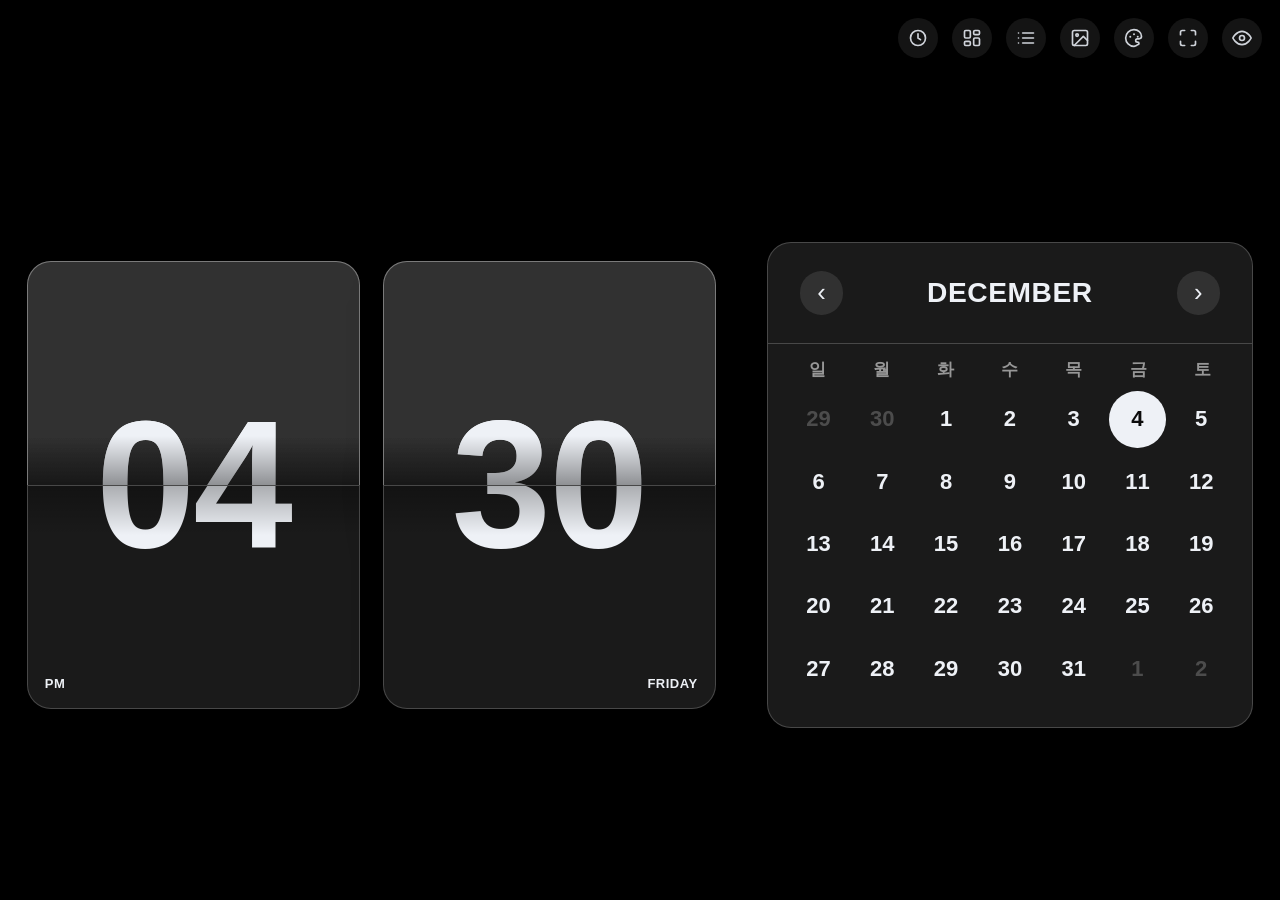
<file: calendar.html>
<!DOCTYPE html>
<html lang="ko">
<head>
<meta charset="UTF-8">
<meta name="viewport" content="width=device-width, initial-scale=1, maximum-scale=1, minimum-scale=1, user-scalable=no, viewport-fit=cover">
<meta name="theme-color" content="#000000">
<meta name="color-scheme" content="dark">
<meta name="mobile-web-app-capable" content="yes">
<meta name="apple-mobile-web-app-capable" content="yes">
<meta name="apple-mobile-web-app-status-bar-style" content="black">
<title>Gredo · Calendar</title>
<link rel="stylesheet" href="css/style.css">
<link rel="stylesheet" href="css/dashboard.css">
<link rel="stylesheet" href="css/nav.css">
<link rel="stylesheet" href="css/calendar.css">
</head>
<body>
  <div class="bg-orbs" aria-hidden="true">
    <span class="orb orb-1"></span>
    <span class="orb orb-2"></span>
    <span class="orb orb-3"></span>
  </div>

  <nav class="top-nav" data-current="calendar"></nav>
  <template id="navExtra">
    <button class="nav-btn" id="calColorToggle" aria-label="색상 설정">
      <svg viewBox="0 0 24 24" width="1em" height="1em" fill="none" stroke="currentColor" stroke-width="2" stroke-linecap="round" stroke-linejoin="round">
        <path d="M12 22a10 10 0 1 1 0-20c5 0 9 3.5 9 8 0 2-1.5 3-3 3h-2a2 2 0 0 0 0 4h.5a1.5 1.5 0 0 1 0 3A9 9 0 0 1 12 22z"></path>
        <circle cx="7.5" cy="10.5" r="1.2" fill="currentColor" stroke="none"></circle>
        <circle cx="12" cy="7.5" r="1.2" fill="currentColor" stroke="none"></circle>
        <circle cx="16.5" cy="10.5" r="1.2" fill="currentColor" stroke="none"></circle>
      </svg>
    </button>
  </template>
  <script src="js/nav.js"></script>

  <div class="cal-color-popover" id="calColorPopover">
    <div class="cal-color-popover-row">
      <span class="cal-color-popover-label">포인트 색상</span>
      <div class="color-swatches" id="calColorSwatches">
        <button class="swatch" data-color="#eef1f6" style="--c:#eef1f6"></button>
        <button class="swatch" data-color="#00e5ff" style="--c:#00e5ff"></button>
        <button class="swatch" data-color="#39ff6a" style="--c:#39ff6a"></button>
        <button class="swatch" data-color="#ff5a5a" style="--c:#ff5a5a"></button>
        <button class="swatch" data-color="#ffb020" style="--c:#ffb020"></button>
        <button class="swatch" data-color="#c86bff" style="--c:#c86bff"></button>
        <label class="swatch swatch-custom" style="--c:conic-gradient(from 0deg, red, yellow, lime, cyan, blue, magenta, red)">
          <input type="color" id="calCustomColor" value="#eef1f6">
        </label>
      </div>
    </div>
    <div class="cal-color-popover-row">
      <span class="cal-color-popover-label">배경 색상</span>
      <div class="color-swatches" id="calBgSwatches">
        <button class="swatch" data-color="#000000" style="--c:#000000"></button>
        <button class="swatch" data-color="#1c1c1e" style="--c:#1c1c1e"></button>
        <button class="swatch" data-color="#0a1a2f" style="--c:#0a1a2f"></button>
        <button class="swatch" data-color="#ffffff" style="--c:#ffffff"></button>
        <button class="swatch" data-color="#ffe08a" style="--c:#ffe08a"></button>
        <label class="swatch swatch-custom" style="--c:conic-gradient(from 0deg, red, yellow, lime, cyan, blue, magenta, red)">
          <input type="color" id="calBgCustomColor" value="#000000">
        </label>
      </div>
    </div>
    <div class="cal-color-popover-row">
      <span class="cal-color-popover-label">시계 색상</span>
      <div class="color-swatches" id="calClockSwatches">
        <button class="swatch" data-color="#eef1f6" style="--c:#eef1f6"></button>
        <button class="swatch" data-color="#00e5ff" style="--c:#00e5ff"></button>
        <button class="swatch" data-color="#39ff6a" style="--c:#39ff6a"></button>
        <button class="swatch" data-color="#ff5a5a" style="--c:#ff5a5a"></button>
        <button class="swatch" data-color="#ffb020" style="--c:#ffb020"></button>
        <button class="swatch" data-color="#c86bff" style="--c:#c86bff"></button>
        <label class="swatch swatch-custom" style="--c:conic-gradient(from 0deg, red, yellow, lime, cyan, blue, magenta, red)">
          <input type="color" id="calClockCustomColor" value="#eef1f6">
        </label>
      </div>
    </div>
  </div>

  <div class="toast" id="toast"></div>

  <main class="cal-page">
    <section class="clock-block">
      <div class="flip-card" data-unit="hour">
        <div class="flip-half flip-half--top">
          <div class="flip-number-frame"><span class="flip-number" data-frame="top">00</span></div>
        </div>
        <div class="flip-half flip-half--bottom">
          <div class="flip-number-frame"><span class="flip-number" data-frame="bottom">00</span></div>
        </div>
        <div class="flip-flap">
          <div class="flip-number-frame"><span class="flip-number" data-frame="flap">00</span></div>
        </div>
        <span class="flip-sub" id="calAmPm">AM</span>
      </div>
      <div class="flip-card" data-unit="minute">
        <div class="flip-half flip-half--top">
          <div class="flip-number-frame"><span class="flip-number" data-frame="top">00</span></div>
        </div>
        <div class="flip-half flip-half--bottom">
          <div class="flip-number-frame"><span class="flip-number" data-frame="bottom">00</span></div>
        </div>
        <div class="flip-flap">
          <div class="flip-number-frame"><span class="flip-number" data-frame="flap">00</span></div>
        </div>
        <span class="flip-sub" id="calWeekday">SUNDAY</span>
      </div>
    </section>

    <section class="calendar-block">
      <div class="cal-header">
        <button class="cal-nav-btn" id="calPrevBtn" aria-label="이전 달">‹</button>
        <span class="cal-month-label" id="calMonthLabel">2026년 7월</span>
        <button class="cal-nav-btn" id="calNextBtn" aria-label="다음 달">›</button>
      </div>
      <div class="cal-weekdays">
        <span>일</span><span>월</span><span>화</span><span>수</span><span>목</span><span>금</span><span>토</span>
      </div>
      <div class="cal-grid" id="calGrid"></div>
    </section>
  </main>

<script src="js/core/clock.js"></script>
<script src="js/core/calendarGrid.js"></script>
<script src="js/calendar.js"></script>
</body>
</html>
</file>
<file: css/style.css>
:root {
  color-scheme: dark;
  --clock-color: #eef1f6;
  --clock-scale: 1;
  --bg-color: #000;
}

* {
  box-sizing: border-box;
}

html, body {
  margin: 0;
  padding: 0;
  width: 100%;
  height: 100%;
  background: var(--bg-color);
  overflow: hidden;
  -webkit-tap-highlight-color: transparent;
  overscroll-behavior: none;
}

body {
  font-family: -apple-system, BlinkMacSystemFont, "Segoe UI", "Apple SD Gothic Neo", "Malgun Gothic", sans-serif;
  -webkit-user-select: none;
  user-select: none;
}

.screen {
  position: relative;
  width: 100vw;
  height: 100dvh;
  height: 100vh;
  display: flex;
  align-items: center;
  justify-content: center;
  background: var(--bg-color);
  transition: background-color 0.2s ease;
  padding: env(safe-area-inset-top) env(safe-area-inset-right) env(safe-area-inset-bottom) env(safe-area-inset-left);
}

.clock {
  position: relative;
  z-index: 1;
  display: flex;
  flex-direction: column;
  align-items: center;
  justify-content: center;
  gap: 0.12em;
  /* base unit: 1em of .clock === main time font size.
     Sized from whichever of width/height is actually the tighter fit,
     so the clock fills the screen on any aspect ratio without overflowing. */
  font-size: calc(clamp(32px, min(31vw, 50vh), 640px) * var(--clock-scale) * var(--design-scale, 1));
}

.date {
  font-size: 0.16em;
  color: var(--clock-color);
  opacity: 0.72;
  letter-spacing: 0.04em;
  font-weight: 500;
  font-family: -apple-system, BlinkMacSystemFont, "Segoe UI", "Apple SD Gothic Neo", "Malgun Gothic", sans-serif;
  white-space: nowrap;
  transition: color 0.2s ease;
}

.hidden {
  display: none;
}

.time-row {
  display: flex;
  align-items: baseline;
}

.ampm {
  font-size: 0.17em;
  font-weight: 600;
  color: var(--clock-color);
  letter-spacing: 0.02em;
  align-self: center;
  margin-right: 0.14em;
  font-family: -apple-system, BlinkMacSystemFont, "Segoe UI", "Apple SD Gothic Neo", "Malgun Gothic", sans-serif;
  white-space: nowrap;
  transition: color 0.2s ease;
}


.main-time,
.seconds {
  font-family: "DS-Digital", "Courier New", monospace;
  color: var(--clock-color);
  white-space: nowrap;
  transition: color 0.2s ease;
}

.main-time {
  font-size: 1em;
  font-weight: 700;
}

.seconds {
  font-size: 0.42em;
  font-weight: 700;
  align-self: flex-end;
  margin-left: 0.1em;
  margin-bottom: 0.05em;
}

/* ---- "bold" design variant ---- */
.screen[data-style="bold"] {
  --design-scale: 0.8;
}

.screen[data-style="bold"] .date,
.screen[data-style="glass"] .date {
  font-weight: 700;
  letter-spacing: 0.14em;
  opacity: 0.85;
}

.screen[data-style="bold"] .ampm,
.screen[data-style="glass"] .ampm {
  font-weight: 700;
}

.screen[data-style="bold"] .main-time,
.screen[data-style="bold"] .seconds,
.screen[data-style="glass"] .main-time,
.screen[data-style="glass"] .seconds {
  font-family: -apple-system, BlinkMacSystemFont, "Segoe UI", "Apple SD Gothic Neo", "Malgun Gothic", sans-serif;
  font-weight: 800;
  letter-spacing: -0.01em;
}

.screen[data-style="bold"] .seconds::before,
.screen[data-style="glass"] .seconds::before {
  content: ":";
  margin-right: 0.04em;
  font-weight: 700;
  opacity: 0.9;
}

/* ---- "glass" design variant ---- */
.screen[data-style="glass"] {
  --design-scale: 0.63;
}

.bg-orbs {
  position: absolute;
  inset: 0;
  overflow: hidden;
  z-index: 0;
  pointer-events: none;
  opacity: 0;
  transition: opacity 0.5s ease;
}

.screen[data-style="glass"] .bg-orbs {
  opacity: 1;
}

.orb {
  position: absolute;
  border-radius: 50%;
  filter: blur(90px);
  opacity: 0.5;
}

.orb-1 {
  width: 46vw;
  height: 46vw;
  max-width: 560px;
  max-height: 560px;
  background: radial-gradient(circle, #7c6cf0, transparent 70%);
  top: -14%;
  left: -10%;
  animation: orbFloat1 24s ease-in-out infinite;
}

.orb-2 {
  width: 40vw;
  height: 40vw;
  max-width: 480px;
  max-height: 480px;
  background: radial-gradient(circle, #ff6ec7, transparent 70%);
  bottom: -16%;
  right: -8%;
  animation: orbFloat2 28s ease-in-out infinite;
}

.orb-3 {
  width: 34vw;
  height: 34vw;
  max-width: 420px;
  max-height: 420px;
  background: radial-gradient(circle, #5ce0e6, transparent 70%);
  top: 38%;
  left: 42%;
  animation: orbFloat3 32s ease-in-out infinite;
}

@keyframes orbFloat1 {
  0%, 100% { transform: translate(0, 0) scale(1); }
  50% { transform: translate(6vw, 5vh) scale(1.12); }
}

@keyframes orbFloat2 {
  0%, 100% { transform: translate(0, 0) scale(1); }
  50% { transform: translate(-5vw, -4vh) scale(1.08); }
}

@keyframes orbFloat3 {
  0%, 100% { transform: translate(0, 0) scale(1); }
  50% { transform: translate(3vw, -5vh) scale(1.16); }
}

@media (prefers-reduced-motion: reduce) {
  .orb {
    animation: none;
  }
}

.screen[data-style="glass"] .date,
.screen[data-style="glass"] .ampm,
.screen[data-style="glass"] .main-time,
.screen[data-style="glass"] .seconds {
  text-shadow: 0 0 0.5em rgba(124, 108, 240, 0.55), 0 0 1.2em rgba(255, 255, 255, 0.18);
}

.screen[data-style="glass"] .seconds::before {
  text-shadow: none;
}

.screen[data-style="glass"] .clock {
  background:
    linear-gradient(155deg, rgba(255, 255, 255, 0.1), rgba(255, 255, 255, 0.02) 60%),
    rgba(255, 255, 255, 0.055);
  backdrop-filter: blur(30px) saturate(160%);
  -webkit-backdrop-filter: blur(30px) saturate(160%);
  border: 1px solid rgba(255, 255, 255, 0.16);
  border-radius: 0.1em;
  padding: 0.22em 0.5em;
  box-shadow: 0 24px 70px rgba(0, 0, 0, 0.45), inset 0 1px 0 rgba(255, 255, 255, 0.12);
}

/* ---- draggable / resizable clock elements ---- */
.layout-el {
  position: relative;
  touch-action: none;
  transform-origin: center center;
}

.resize-handle {
  display: none;
}

.screen.edit-mode .layout-el {
  cursor: grab;
  outline: 1.5px dashed rgba(255, 255, 255, 0.55);
  outline-offset: 10px;
  border-radius: 4px;
}

.screen.edit-mode .layout-el:active {
  cursor: grabbing;
}

.screen.edit-mode .resize-handle {
  display: block;
  position: absolute;
  right: -14px;
  bottom: -14px;
  width: 22px;
  height: 22px;
  border-radius: 50%;
  background: #fff;
  border: 3px solid #0c0c0c;
  cursor: nwse-resize;
  z-index: 5;
}

/* ---- edit mode top bar ---- */
.edit-bar {
  position: fixed;
  top: calc(env(safe-area-inset-top) + 14px);
  left: 50%;
  transform: translateX(-50%);
  display: none;
  align-items: center;
  gap: 12px;
  background: #1c1c1e;
  border-radius: 999px;
  padding: 8px 10px 8px 16px;
  box-shadow: 0 6px 20px rgba(0, 0, 0, 0.5);
  z-index: 50;
  max-width: calc(100vw - 32px);
}

.screen.edit-mode .edit-bar {
  display: flex;
}

.edit-bar-hint {
  color: #b9bcc2;
  font-size: 12.5px;
  white-space: nowrap;
}

.edit-done-btn {
  border: none;
  background: #eef1f6;
  color: #0c0c0c;
  font-size: 13px;
  font-weight: 700;
  padding: 7px 16px;
  border-radius: 999px;
  flex-shrink: 0;
}

/* ---- edit-mode live preview window ---- */
.edit-preview {
  position: fixed;
  top: calc(env(safe-area-inset-top) + 78px);
  right: calc(env(safe-area-inset-right) + 18px);
  display: none;
  flex-direction: column;
  align-items: center;
  gap: 6px;
  z-index: 21;
}

.screen.edit-mode .edit-preview {
  display: flex;
}

.edit-preview-label {
  color: #9a9ea5;
  font-size: 11px;
  font-weight: 600;
  letter-spacing: 0.02em;
}

.preview-frame {
  position: relative;
  overflow: hidden;
  background: #000;
  border: 2px solid #555;
  border-radius: 12px;
  box-shadow: 0 6px 18px rgba(0, 0, 0, 0.6);
}

.preview-viewport {
  position: absolute;
  top: 0;
  left: 0;
  background: #000;
  display: flex;
  align-items: center;
  justify-content: center;
  transform-origin: top left;
  pointer-events: none;
}

.preview-viewport .layout-el {
  outline: none !important;
  cursor: default !important;
}

.preview-viewport .resize-handle {
  display: none !important;
}

/* ---- settings text buttons ---- */
.text-btn {
  border: none;
  background: rgba(255, 255, 255, 0.1);
  color: #eef1f6;
  font-size: 13px;
  font-weight: 600;
  padding: 8px 16px;
  border-radius: 8px;
}

.text-btn-danger {
  background: rgba(255, 90, 90, 0.15);
  color: #ff8080;
}

/* ---- settings gear button ---- */
.settings-toggle {
  position: absolute;
  top: calc(env(safe-area-inset-top) + 18px);
  left: calc(env(safe-area-inset-left) + 18px);
  width: 40px;
  height: 40px;
  display: flex;
  align-items: center;
  justify-content: center;
  font-size: 20px;
  border: none;
  border-radius: 50%;
  background: rgba(255, 255, 255, 0.08);
  color: #cfd3da;
  padding: 0;
  z-index: 20;
  text-decoration: none;
  box-sizing: border-box;
}

.settings-toggle:active {
  background: rgba(255, 255, 255, 0.16);
}

.screen.edit-mode .settings-toggle,
.screen.edit-mode .pomodoro-toggle,
.screen.edit-mode .pomodoro-badge,
.screen.edit-mode .top-nav {
  display: none;
}

/* ---- pomodoro toggle button ---- */
.pomodoro-toggle {
  left: calc(env(safe-area-inset-left) + 18px + 50px);
}

/* dashboard/background/calendar links + fullscreen button now render via
   js/nav.js into <nav class="top-nav">, styled in css/nav.css. */

/* ---- icon button tooltip ---- */
[data-tooltip]::after,
[data-tooltip]::before {
  opacity: 0;
  pointer-events: none;
  transition: opacity 0.15s ease, transform 0.15s ease;
  transition-delay: 0.1s;
  z-index: 30;
}

[data-tooltip]::after {
  content: attr(data-tooltip);
  position: absolute;
  top: calc(100% + 10px);
  right: 0;
  white-space: nowrap;
  background: rgba(18, 18, 26, 0.92);
  color: #eef1f6;
  font-size: 12px;
  font-weight: 600;
  padding: 7px 12px;
  border-radius: 10px;
  border: 1px solid rgba(255, 255, 255, 0.12);
  box-shadow: 0 10px 24px rgba(0, 0, 0, 0.35);
  backdrop-filter: blur(12px) saturate(160%);
  -webkit-backdrop-filter: blur(12px) saturate(160%);
  transform: translateY(-4px);
}

[data-tooltip]::before {
  content: "";
  position: absolute;
  top: 100%;
  right: 14px;
  width: 8px;
  height: 8px;
  background: rgba(18, 18, 26, 0.92);
  border-left: 1px solid rgba(255, 255, 255, 0.12);
  border-top: 1px solid rgba(255, 255, 255, 0.12);
  transform: translateY(2px) rotate(45deg);
}

[data-tooltip]:hover::after,
[data-tooltip]:focus-visible::after {
  opacity: 1;
  transform: translateY(0);
}

[data-tooltip]:hover::before,
[data-tooltip]:focus-visible::before {
  opacity: 1;
  transform: rotate(45deg);
}

.pomodoro-toggle.is-running {
  background: rgba(255, 176, 32, 0.22);
  color: #ffb020;
}

/* ---- pomodoro badge (persistent mini countdown) ---- */
.pomodoro-badge {
  position: fixed;
  top: calc(env(safe-area-inset-top) + 18px);
  left: 50%;
  transform: translateX(-50%);
  display: flex;
  align-items: center;
  gap: 8px;
  background: rgba(255, 176, 32, 0.16);
  color: #ffb020;
  border: none;
  font-size: 13px;
  font-weight: 700;
  padding: 8px 16px;
  border-radius: 999px;
  z-index: 15;
}

.pomodoro-badge.hidden {
  display: none;
}

.pomodoro-badge-time {
  font-variant-numeric: tabular-nums;
  opacity: 0.9;
}

/* fullscreen button now renders via js/nav.js into <nav class="top-nav">,
   styled in css/nav.css. */

/* ---- toast ---- */
.toast {
  position: fixed;
  left: 50%;
  bottom: calc(env(safe-area-inset-bottom) + 32px);
  transform: translate(-50%, 12px);
  background: #1c1c1e;
  color: #eef1f6;
  font-size: 13.5px;
  font-weight: 500;
  padding: 12px 18px;
  border-radius: 12px;
  max-width: calc(100vw - 48px);
  text-align: center;
  line-height: 1.5;
  box-shadow: 0 6px 20px rgba(0, 0, 0, 0.5);
  opacity: 0;
  pointer-events: none;
  transition: opacity 0.25s ease, transform 0.25s ease;
  z-index: 60;
}

.toast.show {
  opacity: 1;
  transform: translate(-50%, 0);
}

/* ---- backdrop ---- */
.settings-backdrop {
  position: fixed;
  inset: 0;
  background: rgba(0, 0, 0, 0.5);
  opacity: 0;
  pointer-events: none;
  transition: opacity 0.25s ease;
  z-index: 30;
}

.settings-backdrop.open {
  opacity: 1;
  pointer-events: auto;
}

/* ---- bottom sheet ---- */
.settings-panel {
  position: fixed;
  left: 50%;
  bottom: 0;
  width: 100%;
  max-width: 480px;
  transform: translate(-50%, 105%);
  z-index: 40;
  background: #161616;
  border-radius: 20px 20px 0 0;
  padding: 10px 20px calc(24px + env(safe-area-inset-bottom));
  transition: transform 0.28s ease;
  font-family: -apple-system, BlinkMacSystemFont, "Segoe UI", "Apple SD Gothic Neo", "Malgun Gothic", sans-serif;
  box-shadow: 0 -8px 30px rgba(0, 0, 0, 0.5);
}

.settings-panel.open {
  transform: translate(-50%, 0);
}

.settings-handle {
  width: 36px;
  height: 4px;
  border-radius: 2px;
  background: #444;
  margin: 6px auto 16px;
}

.settings-row {
  display: flex;
  align-items: center;
  justify-content: space-between;
  padding: 14px 0;
  border-top: 1px solid rgba(255, 255, 255, 0.08);
}

.settings-row:first-of-type {
  border-top: none;
}

.settings-label {
  color: #d5d8dd;
  font-size: 15px;
  font-weight: 500;
}

/* segmented control (12/24) */
.segmented {
  display: flex;
  background: rgba(255, 255, 255, 0.08);
  border-radius: 10px;
  padding: 3px;
  gap: 3px;
}

.seg-btn {
  border: none;
  background: transparent;
  color: #a7abb3;
  font-size: 13px;
  font-weight: 600;
  padding: 7px 14px;
  border-radius: 8px;
}

.seg-btn.active {
  background: #eef1f6;
  color: #0c0c0c;
}

/* date show/hide toggle */
.toggle-btn {
  position: relative;
  width: 46px;
  height: 27px;
  border-radius: 999px;
  border: none;
  background: #3a3a3d;
  padding: 0;
}

.toggle-btn::after {
  content: "";
  position: absolute;
  top: 2.5px;
  left: 2.5px;
  width: 22px;
  height: 22px;
  border-radius: 50%;
  background: #fff;
  transition: transform 0.2s ease;
}

.toggle-btn.active {
  background: #34c759;
}

.toggle-btn.active::after {
  transform: translateX(19px);
}

/* size stepper */
.stepper {
  display: flex;
  align-items: center;
  gap: 14px;
}

.stepper-btn {
  width: 30px;
  height: 30px;
  border: none;
  border-radius: 50%;
  background: rgba(255, 255, 255, 0.1);
  color: #eef1f6;
  font-size: 18px;
  font-weight: 700;
  line-height: 1;
  display: flex;
  align-items: center;
  justify-content: center;
  padding: 0;
}

.stepper-btn:active {
  background: rgba(255, 255, 255, 0.18);
}

.stepper-btn:disabled {
  opacity: 0.35;
}

.stepper-value {
  color: #d5d8dd;
  font-size: 14px;
  font-weight: 600;
  min-width: 42px;
  text-align: center;
}

/* color swatches */
.settings-row-color {
  flex-direction: column;
  align-items: stretch;
  gap: 10px;
}

.color-swatches {
  display: flex;
  justify-content: space-between;
}

.swatch {
  width: 30px;
  height: 30px;
  border-radius: 50%;
  border: 2px solid transparent;
  background: var(--c);
  padding: 0;
  position: relative;
}

.swatch.active {
  border-color: #fff;
}

.swatch-custom {
  display: flex;
  align-items: center;
  justify-content: center;
  overflow: hidden;
}

.swatch-custom input[type="color"] {
  opacity: 0;
  width: 100%;
  height: 100%;
  border: none;
  padding: 0;
}

/* ---- pomodoro panel ---- */
.pomodoro-display {
  display: flex;
  flex-direction: column;
  align-items: center;
  gap: 10px;
  padding: 6px 0 22px;
}

.pomodoro-phase {
  color: #a7abb3;
  font-size: 12.5px;
  font-weight: 700;
  letter-spacing: 0.06em;
  text-transform: uppercase;
}

.pomodoro-time {
  font-variant-numeric: tabular-nums;
  font-size: 52px;
  font-weight: 800;
  color: #eef1f6;
  line-height: 1;
}

.pomodoro-dots {
  display: flex;
  gap: 8px;
  margin-top: 2px;
}

.pomodoro-dots .dot {
  width: 8px;
  height: 8px;
  border-radius: 50%;
  background: #3a3a3d;
}

.pomodoro-dots .dot.filled {
  background: #ffb020;
}

.pomodoro-controls {
  display: flex;
  align-items: center;
  justify-content: center;
  gap: 18px;
  padding-bottom: 6px;
}

.pomodoro-icon-btn {
  width: 44px;
  height: 44px;
  border-radius: 50%;
  border: none;
  background: rgba(255, 255, 255, 0.08);
  color: #cfd3da;
  display: flex;
  align-items: center;
  justify-content: center;
  font-size: 18px;
  padding: 0;
  flex-shrink: 0;
}

.pomodoro-icon-btn:active {
  background: rgba(255, 255, 255, 0.16);
}

.pomodoro-main-btn {
  min-width: 128px;
  border: none;
  background: #eef1f6;
  color: #0c0c0c;
  font-size: 16px;
  font-weight: 700;
  padding: 14px 24px;
  border-radius: 999px;
}

.pomodoro-main-btn.is-running {
  background: #ffb020;
}

/* ---- glass design: frosted chrome (buttons / panels / toast) ---- */
.screen[data-style="glass"] .settings-toggle,
.screen[data-style="glass"] .nav-btn {
  background: rgba(255, 255, 255, 0.1);
  backdrop-filter: blur(14px) saturate(160%);
  -webkit-backdrop-filter: blur(14px) saturate(160%);
  border: 1px solid rgba(255, 255, 255, 0.16);
}

.screen[data-style="glass"] .settings-toggle:active,
.screen[data-style="glass"] .nav-btn:active {
  background: rgba(255, 255, 255, 0.2);
}

.screen[data-style="glass"] .pomodoro-badge {
  background: rgba(255, 176, 32, 0.2);
  backdrop-filter: blur(14px) saturate(160%);
  -webkit-backdrop-filter: blur(14px) saturate(160%);
  border: 1px solid rgba(255, 176, 32, 0.28);
}

.screen[data-style="glass"] .toast {
  background: rgba(28, 28, 35, 0.7);
  backdrop-filter: blur(20px) saturate(160%);
  -webkit-backdrop-filter: blur(20px) saturate(160%);
  border: 1px solid rgba(255, 255, 255, 0.14);
}

.screen[data-style="glass"] .settings-backdrop {
  backdrop-filter: blur(4px);
  -webkit-backdrop-filter: blur(4px);
}

.screen[data-style="glass"] .settings-panel {
  background: rgba(20, 20, 28, 0.68);
  backdrop-filter: blur(28px) saturate(170%);
  -webkit-backdrop-filter: blur(28px) saturate(170%);
  border: 1px solid rgba(255, 255, 255, 0.12);
  border-bottom: none;
}

.screen[data-style="glass"] .segmented {
  background: rgba(255, 255, 255, 0.06);
  border: 1px solid rgba(255, 255, 255, 0.08);
}

.screen[data-style="glass"] .seg-btn.active {
  background: linear-gradient(135deg, #9284f7, #6a5ce0);
  color: #fff;
  box-shadow: 0 4px 16px rgba(124, 108, 240, 0.45);
}

.screen[data-style="glass"] .text-btn {
  background: rgba(255, 255, 255, 0.09);
  backdrop-filter: blur(10px);
  -webkit-backdrop-filter: blur(10px);
  border: 1px solid rgba(255, 255, 255, 0.1);
}

.screen[data-style="glass"] .stepper-btn,
.screen[data-style="glass"] .pomodoro-icon-btn {
  background: rgba(255, 255, 255, 0.09);
  border: 1px solid rgba(255, 255, 255, 0.12);
}

.screen[data-style="glass"] .pomodoro-main-btn {
  background: linear-gradient(135deg, #9284f7, #6a5ce0);
  color: #fff;
  box-shadow: 0 8px 24px rgba(124, 108, 240, 0.45);
}

.screen[data-style="glass"] .pomodoro-main-btn.is-running {
  background: rgba(255, 255, 255, 0.12);
  box-shadow: none;
}

.screen[data-style="glass"] .pomodoro-time {
  text-shadow: 0 0 40px rgba(124, 108, 240, 0.4);
}

.screen[data-style="glass"] .pomodoro-dots .dot.filled {
  background: #9284f7;
  box-shadow: 0 0 8px rgba(146, 132, 247, 0.7);
}
</file>
<file: css/dashboard.css>
:root {
  color-scheme: dark;
  --bg: #07070d;
  --card-bg: rgba(255, 255, 255, 0.055);
  --card-border: rgba(255, 255, 255, 0.14);
  --text: #eef1f6;
  --text-dim: #a3a7b0;
  --accent: #7c6cf0;
  --accent-rgb: 124, 108, 240;
  --accent-strong: linear-gradient(135deg, #9284f7, #6a5ce0);
}

* {
  box-sizing: border-box;
}

html, body {
  margin: 0;
  padding: 0;
  width: 100%;
  height: 100%;
  background: var(--bg);
  overflow: hidden;
  -webkit-tap-highlight-color: transparent;
  overscroll-behavior: none;
}

body {
  font-family: -apple-system, BlinkMacSystemFont, "Segoe UI", "Apple SD Gothic Neo", "Malgun Gothic", sans-serif;
  -webkit-user-select: none;
  user-select: none;
  color: var(--text);
}

/* ---- ambient background orbs ---- */
.bg-orbs {
  position: fixed;
  inset: 0;
  overflow: hidden;
  z-index: 0;
  pointer-events: none;
}

.orb {
  position: absolute;
  border-radius: 50%;
  filter: blur(90px);
  opacity: 0.5;
}

.orb-1 {
  width: 46vw;
  height: 46vw;
  max-width: 560px;
  max-height: 560px;
  background: radial-gradient(circle, #7c6cf0, transparent 70%);
  top: -14%;
  left: -10%;
  animation: orbFloat1 24s ease-in-out infinite;
}

.orb-2 {
  width: 40vw;
  height: 40vw;
  max-width: 480px;
  max-height: 480px;
  background: radial-gradient(circle, #ff6ec7, transparent 70%);
  bottom: -16%;
  right: -8%;
  animation: orbFloat2 28s ease-in-out infinite;
}

.orb-3 {
  width: 34vw;
  height: 34vw;
  max-width: 420px;
  max-height: 420px;
  background: radial-gradient(circle, #5ce0e6, transparent 70%);
  top: 38%;
  left: 42%;
  animation: orbFloat3 32s ease-in-out infinite;
}

@keyframes orbFloat1 {
  0%, 100% { transform: translate(0, 0) scale(1); }
  50% { transform: translate(6vw, 5vh) scale(1.12); }
}

@keyframes orbFloat2 {
  0%, 100% { transform: translate(0, 0) scale(1); }
  50% { transform: translate(-5vw, -4vh) scale(1.08); }
}

@keyframes orbFloat3 {
  0%, 100% { transform: translate(0, 0) scale(1); }
  50% { transform: translate(3vw, -5vh) scale(1.16); }
}

@media (prefers-reduced-motion: reduce) {
  .orb {
    animation: none;
  }
}

/* .top-nav / .nav-btn / [data-tooltip] now live in css/nav.css (shared
   across every page that renders the nav via js/nav.js). */

.dashboard {
  position: relative;
  z-index: 1;
  width: 100vw;
  height: 100dvh;
  height: 100vh;
  display: grid;
  grid-template-columns: minmax(240px, 300px) 1fr minmax(280px, 340px);
  gap: 20px;
  padding: 80px 24px 24px;
  perspective: 1400px;
}

.card {
  position: relative;
  background:
    linear-gradient(155deg, rgba(255, 255, 255, 0.09), rgba(255, 255, 255, 0.015) 60%),
    var(--card-bg);
  backdrop-filter: blur(26px) saturate(160%);
  -webkit-backdrop-filter: blur(26px) saturate(160%);
  border: 1px solid var(--card-border);
  border-radius: 24px;
  padding: 26px;
  display: flex;
  flex-direction: column;
  min-width: 0;
  min-height: 0;
  overflow: hidden;
  box-shadow: 0 10px 40px rgba(0, 0, 0, 0.45), inset 0 1px 0 rgba(255, 255, 255, 0.09);
  transform-style: preserve-3d;
  will-change: transform;
  transition: transform 0.4s cubic-bezier(0.22, 1, 0.36, 1), box-shadow 0.4s ease;
  animation: cardIn 0.6s cubic-bezier(0.22, 1, 0.36, 1) backwards;
}

.weather-card { animation-delay: 0.05s; }
.clock-card { animation-delay: 0.15s; }
.timer-card { animation-delay: 0.25s; }

@keyframes cardIn {
  from {
    opacity: 0;
    transform: translateY(18px) scale(0.98);
  }
  to {
    opacity: 1;
    transform: translateY(0) scale(1);
  }
}

.card:hover {
  box-shadow: 0 16px 50px rgba(0, 0, 0, 0.5), inset 0 1px 0 rgba(255, 255, 255, 0.12);
}

.card-glare {
  position: absolute;
  inset: 0;
  background: radial-gradient(480px circle at var(--mx, 50%) var(--my, 50%), rgba(255, 255, 255, 0.16), transparent 60%);
  opacity: 0;
  transition: opacity 0.35s ease;
  pointer-events: none;
}

.card.tilting .card-glare {
  opacity: 1;
}

@media (prefers-reduced-motion: reduce) {
  .card {
    animation: none;
  }
}

/* ---- weather card ---- */
.weather-card {
  justify-content: flex-start;
}

.weather-date {
  font-size: 19px;
  font-weight: 700;
}

.divider {
  height: 1px;
  background: rgba(255, 255, 255, 0.08);
  margin: 18px 0;
}

.weather-row {
  display: flex;
  align-items: center;
  gap: 14px;
}

.weather-icon-wrap {
  width: 56px;
  height: 56px;
  flex-shrink: 0;
  border-radius: 50%;
  display: flex;
  align-items: center;
  justify-content: center;
  background: radial-gradient(circle at 35% 30%, rgba(255, 255, 255, 0.18), rgba(255, 255, 255, 0.04));
  box-shadow: inset 0 1px 0 rgba(255, 255, 255, 0.2), inset 0 -6px 12px rgba(0, 0, 0, 0.15);
}

.weather-icon {
  font-size: 28px;
  line-height: 1;
}

.weather-city {
  font-size: 16px;
  font-weight: 700;
}

.weather-desc {
  font-size: 13px;
  color: var(--text-dim);
  margin-top: 3px;
}

.quote-block {
  display: flex;
  align-items: flex-start;
  gap: 8px;
  border-left: 3px solid var(--accent);
  background: linear-gradient(120deg, rgba(124, 108, 240, 0.14), rgba(124, 108, 240, 0.02));
  border-radius: 0 14px 14px 0;
  padding: 12px 14px;
  margin-top: auto;
}

.quote-text {
  font-size: 13.5px;
  line-height: 1.55;
  color: var(--text);
  opacity: 0.9;
}

.quote-heart {
  color: var(--accent);
  font-size: 13px;
  flex-shrink: 0;
}

/* ---- clock card ---- */
.clock-card {
  container-type: inline-size;
  align-items: center;
  justify-content: center;
  gap: 14px;
  overflow: hidden;
}

.clock-date {
  font-size: clamp(13px, 3.2cqw, 20px);
  font-weight: 700;
  letter-spacing: 0.14em;
  color: var(--text-dim);
  white-space: nowrap;
}

.clock-time-row {
  display: flex;
  align-items: baseline;
  gap: 0.14em;
  max-width: 100%;
}

.clock-ampm {
  font-size: clamp(16px, 7cqw, 48px);
  font-weight: 700;
  align-self: center;
  margin-right: 0.1em;
}

.clock-time {
  font-size: clamp(40px, 22cqw, 210px);
  font-weight: 800;
  letter-spacing: -0.01em;
  font-variant-numeric: tabular-nums;
  white-space: nowrap;
  text-shadow: 0 0 50px rgba(255, 255, 255, 0.25), 0 0 100px rgba(var(--accent-rgb), 0.25);
}

.clock-seconds {
  font-size: clamp(18px, 9cqw, 74px);
  font-weight: 800;
  align-self: flex-end;
  margin-bottom: 0.12em;
  opacity: 0.85;
  font-variant-numeric: tabular-nums;
}

.clock-seconds::before {
  content: ":";
  margin-right: 0.04em;
}

/* ---- timer card ---- */
.timer-card {
  position: relative;
  gap: 16px;
}

.timer-header {
  display: flex;
  align-items: center;
  justify-content: space-between;
}

.timer-title {
  font-size: 16px;
  font-weight: 700;
  display: flex;
  align-items: center;
  gap: 8px;
}

.timer-emoji {
  font-size: 18px;
}

.timer-gear {
  width: 30px;
  height: 30px;
  border-radius: 50%;
  border: 1px solid rgba(255, 255, 255, 0.1);
  background: rgba(255, 255, 255, 0.08);
  color: var(--text-dim);
  display: flex;
  align-items: center;
  justify-content: center;
  font-size: 15px;
  padding: 0;
  transition: transform 0.3s ease, background-color 0.2s ease;
}

.timer-gear:hover {
  background: rgba(255, 255, 255, 0.14);
  transform: rotate(35deg);
}

.timer-tabs {
  display: flex;
  background: rgba(255, 255, 255, 0.05);
  border: 1px solid rgba(255, 255, 255, 0.08);
  border-radius: 12px;
  padding: 4px;
  gap: 4px;
}

.timer-tab {
  flex: 1;
  border: none;
  background: transparent;
  color: var(--text-dim);
  font-size: 12.5px;
  font-weight: 700;
  padding: 9px 4px;
  border-radius: 9px;
  transition: background-color 0.25s ease, color 0.25s ease, box-shadow 0.25s ease;
}

.timer-tab.active {
  background: var(--accent-strong);
  color: #fff;
  box-shadow: 0 4px 16px rgba(var(--accent-rgb), 0.45);
}

.timer-settings-popover {
  position: absolute;
  top: 66px;
  right: 26px;
  left: 26px;
  z-index: 5;
  background: rgba(28, 28, 38, 0.75);
  backdrop-filter: blur(20px) saturate(160%);
  -webkit-backdrop-filter: blur(20px) saturate(160%);
  border: 1px solid rgba(255, 255, 255, 0.12);
  border-radius: 14px;
  padding: 12px 14px;
  box-shadow: 0 10px 30px rgba(0, 0, 0, 0.5);
  animation: popIn 0.2s ease;
}

@keyframes popIn {
  from {
    opacity: 0;
    transform: translateY(-6px);
  }
  to {
    opacity: 1;
    transform: translateY(0);
  }
}

.timer-settings-popover.hidden {
  display: none;
}

.mini-row {
  display: flex;
  align-items: center;
  justify-content: space-between;
  padding: 7px 0;
  font-size: 12.5px;
  color: var(--text-dim);
}

.mini-stepper {
  display: flex;
  align-items: center;
  gap: 10px;
}

.mini-stepper span,
.mini-row > span:first-child {
  color: var(--text);
}

.mini-stepper button {
  width: 22px;
  height: 22px;
  border-radius: 50%;
  border: none;
  background: rgba(255, 255, 255, 0.1);
  color: var(--text);
  font-size: 13px;
  font-weight: 700;
  padding: 0;
  line-height: 1;
  transition: background-color 0.2s ease;
}

.mini-stepper button:hover {
  background: rgba(255, 255, 255, 0.18);
}

.timer-display {
  text-align: center;
  font-size: clamp(36px, 5vw, 52px);
  font-weight: 800;
  font-variant-numeric: tabular-nums;
  text-shadow: 0 0 40px rgba(var(--accent-rgb), 0.35);
}

.timer-minute-row {
  display: flex;
  align-items: center;
  justify-content: center;
  gap: 16px;
}

.timer-minute-row.hidden {
  display: none;
}

.timer-minute-row span {
  font-size: 13px;
  font-weight: 600;
  color: var(--text-dim);
  min-width: 40px;
  text-align: center;
}

.mini-stepper-btn {
  width: 28px;
  height: 28px;
  border-radius: 50%;
  border: 1px solid rgba(255, 255, 255, 0.1);
  background: rgba(255, 255, 255, 0.08);
  color: var(--text);
  font-size: 15px;
  font-weight: 700;
  padding: 0;
  transition: background-color 0.2s ease;
}

.mini-stepper-btn:hover {
  background: rgba(255, 255, 255, 0.16);
}

.timer-actions {
  display: flex;
  align-items: center;
  gap: 10px;
}

.timer-reset-btn {
  width: 46px;
  height: 46px;
  flex-shrink: 0;
  border-radius: 50%;
  border: 1px solid rgba(255, 255, 255, 0.1);
  background: rgba(255, 255, 255, 0.08);
  color: var(--text-dim);
  display: flex;
  align-items: center;
  justify-content: center;
  font-size: 17px;
  padding: 0;
  transition: background-color 0.2s ease, transform 0.2s ease;
}

.timer-reset-btn:hover {
  background: rgba(255, 255, 255, 0.14);
  transform: rotate(-45deg);
}

.timer-start-btn {
  flex: 1;
  border: none;
  background: var(--accent-strong);
  color: #fff;
  font-size: 14.5px;
  font-weight: 700;
  padding: 14px 12px;
  border-radius: 999px;
  box-shadow: 0 8px 24px rgba(var(--accent-rgb), 0.45);
  transition: transform 0.2s ease, box-shadow 0.2s ease, background 0.2s ease;
}

.timer-start-btn:hover {
  transform: translateY(-1px);
  box-shadow: 0 12px 30px rgba(var(--accent-rgb), 0.55);
}

.timer-start-btn:active {
  transform: translateY(0);
}

.timer-start-btn.is-running {
  background: #3a3a44;
  box-shadow: none;
}

.timer-caption {
  text-align: center;
  font-size: 12px;
  color: var(--text-dim);
}

/* ---- toast ---- */
.toast {
  position: fixed;
  left: 50%;
  bottom: 28px;
  transform: translate(-50%, 12px);
  background: rgba(28, 28, 30, 0.75);
  backdrop-filter: blur(18px) saturate(160%);
  -webkit-backdrop-filter: blur(18px) saturate(160%);
  border: 1px solid rgba(255, 255, 255, 0.12);
  color: var(--text);
  font-size: 13.5px;
  font-weight: 500;
  padding: 12px 18px;
  border-radius: 12px;
  max-width: calc(100vw - 48px);
  text-align: center;
  line-height: 1.5;
  box-shadow: 0 6px 20px rgba(0, 0, 0, 0.5);
  opacity: 0;
  pointer-events: none;
  transition: opacity 0.25s ease, transform 0.25s ease;
  z-index: 60;
}

.toast.show {
  opacity: 1;
  transform: translate(-50%, 0);
}

/* ---- responsive: stack cards on narrow screens ---- */
@media (max-width: 900px) {
  html, body {
    overflow-y: auto;
  }

  .dashboard {
    height: auto;
    min-height: 100vh;
    grid-template-columns: 1fr;
    padding: 80px 16px 24px;
  }

  .dashboard .clock-card {
    order: -1;
    padding: 32px 20px;
  }
}
</file>
<file: css/nav.css>
/*
  Shared top-right icon navigation used by dashboard.html, toDoList.html,
  background.html, and calendar.html. Markup is rendered by js/nav.js —
  see that file for the page list and the .top-nav[data-current] contract.

  Single source of truth for .top-nav/.nav-btn/[data-tooltip]: previously
  duplicated in style.css and dashboard.css with conflicting left/right
  tooltip anchors, which broke tooltip sizing on any page loading both.
*/

.top-nav {
  position: fixed;
  top: calc(env(safe-area-inset-top) + 18px);
  right: calc(env(safe-area-inset-right) + 18px);
  display: flex;
  gap: 14px;
  z-index: 20;
}

.nav-btn {
  position: relative;
  width: 40px;
  height: 40px;
  display: flex;
  align-items: center;
  justify-content: center;
  font-size: 20px;
  border: none;
  border-radius: 50%;
  background: var(--nav-btn-bg, rgba(255, 255, 255, 0.08));
  color: var(--nav-btn-color, #cfd3da);
  padding: 0;
  box-sizing: border-box;
  text-decoration: none;
}

.nav-btn:active {
  background: var(--nav-btn-bg-active, rgba(255, 255, 255, 0.16));
}

.nav-btn .icon-exit {
  display: none;
}

.nav-btn.is-fullscreen .icon-enter {
  display: none;
}

.nav-btn.is-fullscreen .icon-exit {
  display: block;
}

/* ---- hide/show toggle (eye pictogram) ---- */
.nav-hide-toggle .icon-eye-off {
  display: none;
}

.top-nav.nav-hidden .nav-hide-toggle .icon-eye-open {
  display: none;
}

.top-nav.nav-hidden .nav-hide-toggle .icon-eye-off {
  display: block;
}

.top-nav.nav-hidden .nav-btn:not(.nav-hide-toggle) {
  display: none;
}

/* ---- icon button tooltip ---- */
[data-tooltip]::after,
[data-tooltip]::before {
  opacity: 0;
  pointer-events: none;
  transition: opacity 0.15s ease, transform 0.15s ease;
  transition-delay: 0.1s;
  z-index: 30;
}

[data-tooltip]::after {
  content: attr(data-tooltip);
  position: absolute;
  top: calc(100% + 10px);
  right: 0;
  white-space: nowrap;
  background: rgba(18, 18, 26, 0.92);
  color: #eef1f6;
  font-size: 12px;
  font-weight: 600;
  padding: 7px 12px;
  border-radius: 10px;
  border: 1px solid rgba(255, 255, 255, 0.12);
  box-shadow: 0 10px 24px rgba(0, 0, 0, 0.35);
  backdrop-filter: blur(12px) saturate(160%);
  -webkit-backdrop-filter: blur(12px) saturate(160%);
  transform: translateY(-4px);
}

[data-tooltip]::before {
  content: "";
  position: absolute;
  top: 100%;
  right: 14px;
  width: 8px;
  height: 8px;
  background: rgba(18, 18, 26, 0.92);
  border-left: 1px solid rgba(255, 255, 255, 0.12);
  border-top: 1px solid rgba(255, 255, 255, 0.12);
  transform: translateY(2px) rotate(45deg);
}

[data-tooltip]:hover::after,
[data-tooltip]:focus-visible::after {
  opacity: 1;
  transform: translateY(0);
}

[data-tooltip]:hover::before,
[data-tooltip]:focus-visible::before {
  opacity: 1;
  transform: rotate(45deg);
}

/* Phones held in landscape (short viewport height — a phone stays under
   ~500px tall in landscape regardless of how wide it is, while tablets/
   desktops clear it easily): shrink buttons/gap so pages with an extra
   navExtra button (background.html, calendar.html — 7 icons total)
   don't push the leftmost icon off-screen. */
@media (max-height: 500px) {
  .top-nav {
    top: calc(env(safe-area-inset-top) + 10px);
    right: calc(env(safe-area-inset-right) + 10px);
    gap: 8px;
  }

  .nav-btn {
    width: 32px;
    height: 32px;
    font-size: 16px;
  }


}

/* Phones in portrait: this app is designed landscape-first (the calendar's
   flip-clock + grid sit side by side, the dashboard's 3-column layout
   needs the width), so block portrait on phone-sized viewports with a
   rotate prompt instead of shipping a cramped portrait layout. Scoped to
   phone widths so a resized desktop window is unaffected. */
@media (max-width: 900px) and (orientation: portrait) {
  body::before {
    content: "📱 가로 모드로 돌려서 사용해주세요";
    position: fixed;
    inset: 0;
    z-index: 9999;
    display: flex;
    align-items: center;
    justify-content: center;
    padding: 24px;
    text-align: center;
    font-size: 18px;
    font-weight: 600;
    line-height: 1.5;
    color: #eef1f6;
    background: #05050b;
  }
}
</file>
<file: css/calendar.css>
/*
  Clock + calendar page. Loaded after style.css and dashboard.css:
  reuses their --card-bg/--card-border/--text/--text-dim variables
  and the shared .settings-panel / .color-swatches / .swatch pieces
  from style.css for the color picker.

  --bg/--text/--text-dim/--card-bg/--card-border are all overridden
  at runtime by js/calendar.js to keep contrast readable against
  whatever background color the user picks.
*/

:root {
  --bg: #000000;
  --cal-accent: #eef1f6;
  --cal-today-text: #0c0c0c;
  --cal-crease-strong: rgba(0, 0, 0, 0.4);
  --cal-crease-soft: rgba(0, 0, 0, 0.28);
  --cal-clock-color: #eef1f6;
}

body {
  background: var(--bg);
}

.cal-page {
  position: relative;
  z-index: 1;
  min-height: 100vh;
  min-height: 100dvh;
  display: flex;
  align-items: center;
  justify-content: center;
  flex-wrap: wrap;
  gap: clamp(24px, 4vw, 64px);
  padding: calc(env(safe-area-inset-top) + 90px) calc(env(safe-area-inset-right) + 20px) calc(env(safe-area-inset-bottom) + 20px) calc(env(safe-area-inset-left) + 20px);
  box-sizing: border-box;
}

/* ---- clock (flip-style hour/minute cards) ---- */

.clock-block {
  display: flex;
  gap: clamp(14px, 1.8vw, 26px);
}

.flip-card {
  position: relative;
  width: clamp(170px, 26vw, 340px);
  height: clamp(230px, 35vw, 460px);
  perspective: 600px;
  filter: drop-shadow(0 18px 20px rgba(0, 0, 0, 0.45)) drop-shadow(0 4px 8px rgba(0, 0, 0, 0.3));
}

.flip-number {
  font-size: clamp(84px, 14vw, 210px);
  font-weight: 800;
  color: var(--cal-clock-color);
  line-height: 1;
  letter-spacing: -2px;
  font-variant-numeric: tabular-nums;
}

/* static top/bottom halves: each is a clipped window showing the
   current value; the number inside is rendered at full card height
   (200% of the half-height window) so the crop lines up exactly
   with the flap's own crop of the same glyph. */
/* glassmorphism on the static faces only — the flap (.flip-flap) rotates
   every second, and re-sampling backdrop-filter every animation frame is
   much more expensive than blurring a face that just sits there. */
.flip-half {
  position: absolute;
  left: 0;
  right: 0;
  height: 50%;
  overflow: hidden;
  background: var(--card-bg);
  border: 1px solid var(--card-border);
  backdrop-filter: blur(10px) saturate(140%);
  -webkit-backdrop-filter: blur(10px) saturate(140%);
  z-index: 1;
}

.flip-half--top {
  top: 0;
  border-radius: 24px 24px 0 0;
  border-bottom: none;
}

.flip-half--bottom {
  bottom: 0;
  border-radius: 0 0 24px 24px;
}

/* crease shadow at the seam, sold as a fold rather than a flat line */
.flip-half--top::before,
.flip-flap::before {
  content: "";
  position: absolute;
  left: 0;
  right: 0;
  bottom: 0;
  height: 22%;
  background: linear-gradient(to bottom, transparent, var(--cal-crease-strong));
  pointer-events: none;
  z-index: 2;
}

.flip-half--bottom::before {
  content: "";
  position: absolute;
  left: 0;
  right: 0;
  top: 0;
  height: 22%;
  background: linear-gradient(to top, transparent, var(--cal-crease-soft));
  pointer-events: none;
  z-index: 2;
}

.flip-number-frame {
  position: absolute;
  left: 0;
  right: 0;
  height: 200%;
  display: flex;
  align-items: center;
  justify-content: center;
}

.flip-half--top .flip-number-frame {
  top: 0;
}

.flip-half--bottom .flip-number-frame {
  bottom: 0;
}

/* the flap: sits over the top half, shows the outgoing value, and
   falls away (rotateX) to reveal the static top half underneath. */
.flip-flap {
  position: absolute;
  left: 0;
  right: 0;
  top: 0;
  height: 50%;
  overflow: hidden;
  background: var(--card-bg);
  border: 1px solid var(--card-border);
  border-bottom: none;
  border-radius: 24px 24px 0 0;
  transform-origin: bottom center;
  transform: rotateX(0deg);
  transition: transform 0.4s cubic-bezier(0.4, 0, 0.6, 1);
  backface-visibility: hidden;
  z-index: 5;
}

.flip-flap .flip-number-frame {
  top: 0;
}

.flip-flap.is-flipping {
  transform: rotateX(-90deg);
}

.flip-flap::after {
  content: "";
  position: absolute;
  inset: 0;
  background: rgba(0, 0, 0, 0.35);
  opacity: 0;
  transition: opacity 0.4s ease-in;
}

.flip-flap.is-flipping::after {
  opacity: 1;
}

.flip-sub {
  position: absolute;
  bottom: clamp(12px, 1.4vw, 20px);
  font-size: clamp(13px, 1vw, 16px);
  font-weight: 700;
  letter-spacing: 0.5px;
  color: var(--cal-accent);
  z-index: 6;
}

.flip-card[data-unit="hour"] .flip-sub {
  left: clamp(14px, 1.4vw, 20px);
}

.flip-card[data-unit="minute"] .flip-sub {
  right: clamp(14px, 1.4vw, 20px);
}

/* ---- calendar card ---- */

.calendar-block {
  width: clamp(320px, 38vw, 580px);
  background: var(--card-bg);
  border: 1px solid var(--card-border);
  border-radius: 24px;
  backdrop-filter: blur(10px) saturate(140%);
  -webkit-backdrop-filter: blur(10px) saturate(140%);
  overflow: hidden;
}

.cal-header {
  display: flex;
  align-items: center;
  justify-content: space-between;
  padding: clamp(16px, 2.2vw, 30px) clamp(18px, 2.6vw, 32px);
  border-bottom: 1px solid var(--card-border);
}

.cal-month-label {
  font-size: clamp(19px, 2.2vw, 32px);
  font-weight: 700;
  letter-spacing: 0.02em;
  color: var(--cal-accent);
}

.cal-nav-btn {
  width: clamp(34px, 3.4vw, 54px);
  height: clamp(34px, 3.4vw, 54px);
  border: none;
  border-radius: 50%;
  background: var(--card-bg);
  color: var(--cal-accent);
  font-size: clamp(18px, 2vw, 28px);
  line-height: 1;
  display: flex;
  align-items: center;
  justify-content: center;
  padding: 0;
}

.cal-nav-btn:active {
  filter: brightness(1.3);
}

.cal-weekdays {
  display: grid;
  grid-template-columns: repeat(7, 1fr);
  padding: clamp(10px, 1.2vw, 16px) clamp(12px, 1.6vw, 18px) 4px;
}

.cal-weekdays span {
  text-align: center;
  font-size: clamp(13px, 1.3vw, 18px);
  font-weight: 700;
  color: var(--text-dim);
}

.cal-grid {
  display: grid;
  grid-template-columns: repeat(7, 1fr);
  gap: 2px;
  padding: 4px clamp(10px, 1.8vw, 20px) clamp(16px, 2.6vw, 28px);
}

.cal-day {
  aspect-ratio: 1;
  display: flex;
  align-items: center;
  justify-content: center;
  border-radius: 50%;
  font-size: clamp(15px, 1.8vw, 22px);
  font-weight: 600;
  color: var(--text);
  margin: 2px auto;
  width: clamp(36px, 4.4vw, 60px);
}

.cal-day.outside {
  color: var(--text-dim);
  opacity: 0.4;
}

.cal-day.today {
  background: var(--cal-accent);
  color: var(--cal-today-text);
  font-weight: 800;
}

/* ---- color picker popover ---- */

.cal-color-popover {
  position: fixed;
  top: calc(env(safe-area-inset-top) + 66px);
  right: calc(env(safe-area-inset-right) + 18px);
  z-index: 25;
  display: flex;
  flex-direction: column;
  gap: 12px;
  background: rgba(20, 20, 26, 0.9);
  backdrop-filter: blur(20px) saturate(160%);
  -webkit-backdrop-filter: blur(20px) saturate(160%);
  border: 1px solid rgba(255, 255, 255, 0.14);
  border-radius: 16px;
  padding: 14px;
  opacity: 0;
  transform: translateY(-8px);
  pointer-events: none;
  transition: opacity 0.2s ease, transform 0.2s ease;
}

.cal-color-popover.open {
  opacity: 1;
  transform: translateY(0);
  pointer-events: auto;
}

.cal-color-popover-row {
  display: flex;
  flex-direction: column;
  gap: 6px;
}

.cal-color-popover-label {
  font-size: 11px;
  font-weight: 700;
  color: #a3a7b0;
  letter-spacing: 0.3px;
}

/* ---- phones in landscape (short viewport height) ----
   The clock and calendar are sized with vw-based clamps tuned for a
   full-height screen; at a phone's landscape height (~350-430px) they
   don't fit their own column, let alone side by side, so give both
   fixed compact sizes here instead of scaling the desktop ones down. */
@media (max-height: 500px) {
  .cal-page {
    flex-wrap: nowrap;
    gap: 16px;
    padding: calc(env(safe-area-inset-top) + 46px) calc(env(safe-area-inset-right) + 14px) calc(env(safe-area-inset-bottom) + 10px) calc(env(safe-area-inset-left) + 14px);
  }

  .clock-block {
    gap: 8px;
  }

  .flip-card {
    width: 96px;
    height: 132px;
  }

  .flip-number {
    font-size: 58px;
    letter-spacing: -1px;
  }

  .flip-sub {
    font-size: 10px;
    bottom: 8px;
  }

  .flip-card[data-unit="hour"] .flip-sub {
    left: 10px;
  }

  .flip-card[data-unit="minute"] .flip-sub {
    right: 10px;
  }

  .calendar-block {
    width: 260px;
    flex-shrink: 0;
  }

  .cal-header {
    padding: 8px 12px;
  }

  .cal-month-label {
    font-size: 14px;
  }

  .cal-nav-btn {
    width: 22px;
    height: 22px;
    font-size: 14px;
  }

  .cal-weekdays {
    padding: 6px 8px 2px;
  }

  .cal-weekdays span {
    font-size: 9px;
  }

  .cal-grid {
    gap: 1px;
    padding: 2px 6px 6px;
  }

  .cal-day {
    width: 22px;
    font-size: 10px;
    margin: 1px auto;
  }
}
</file>
